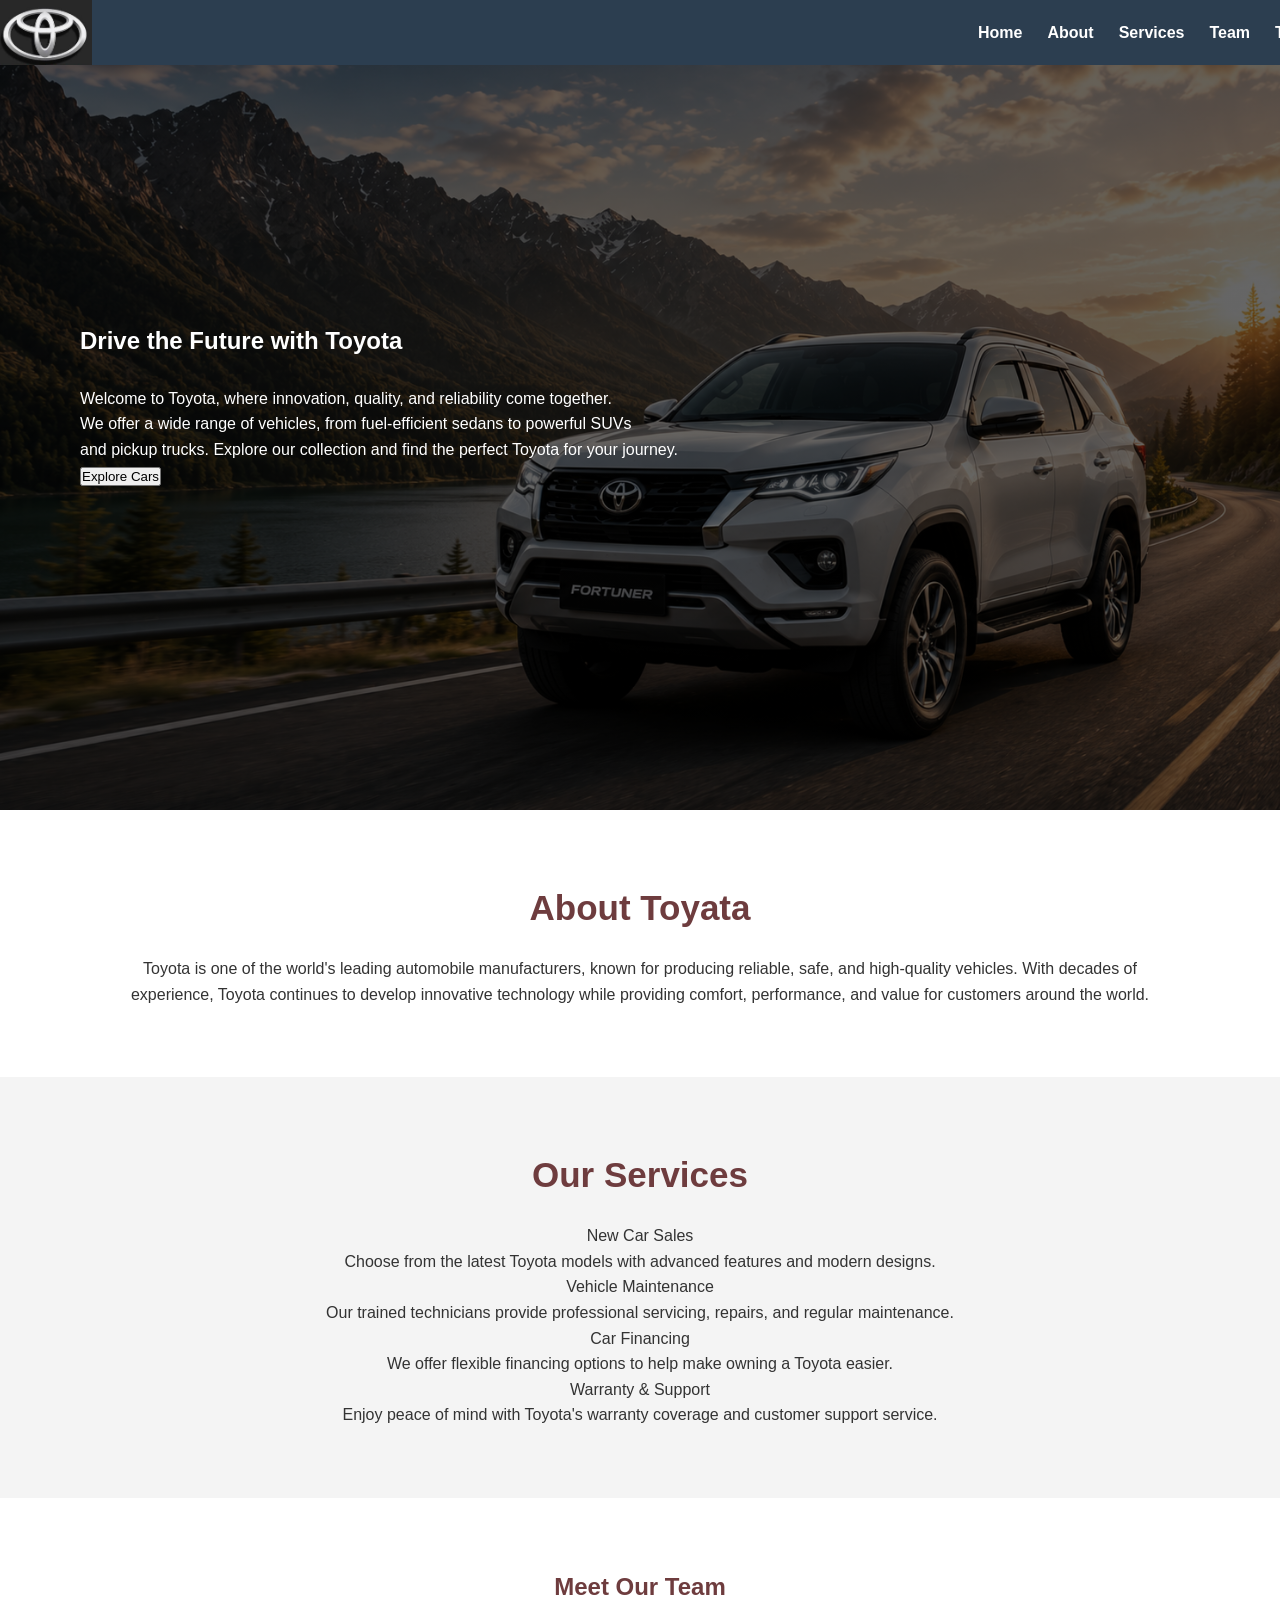
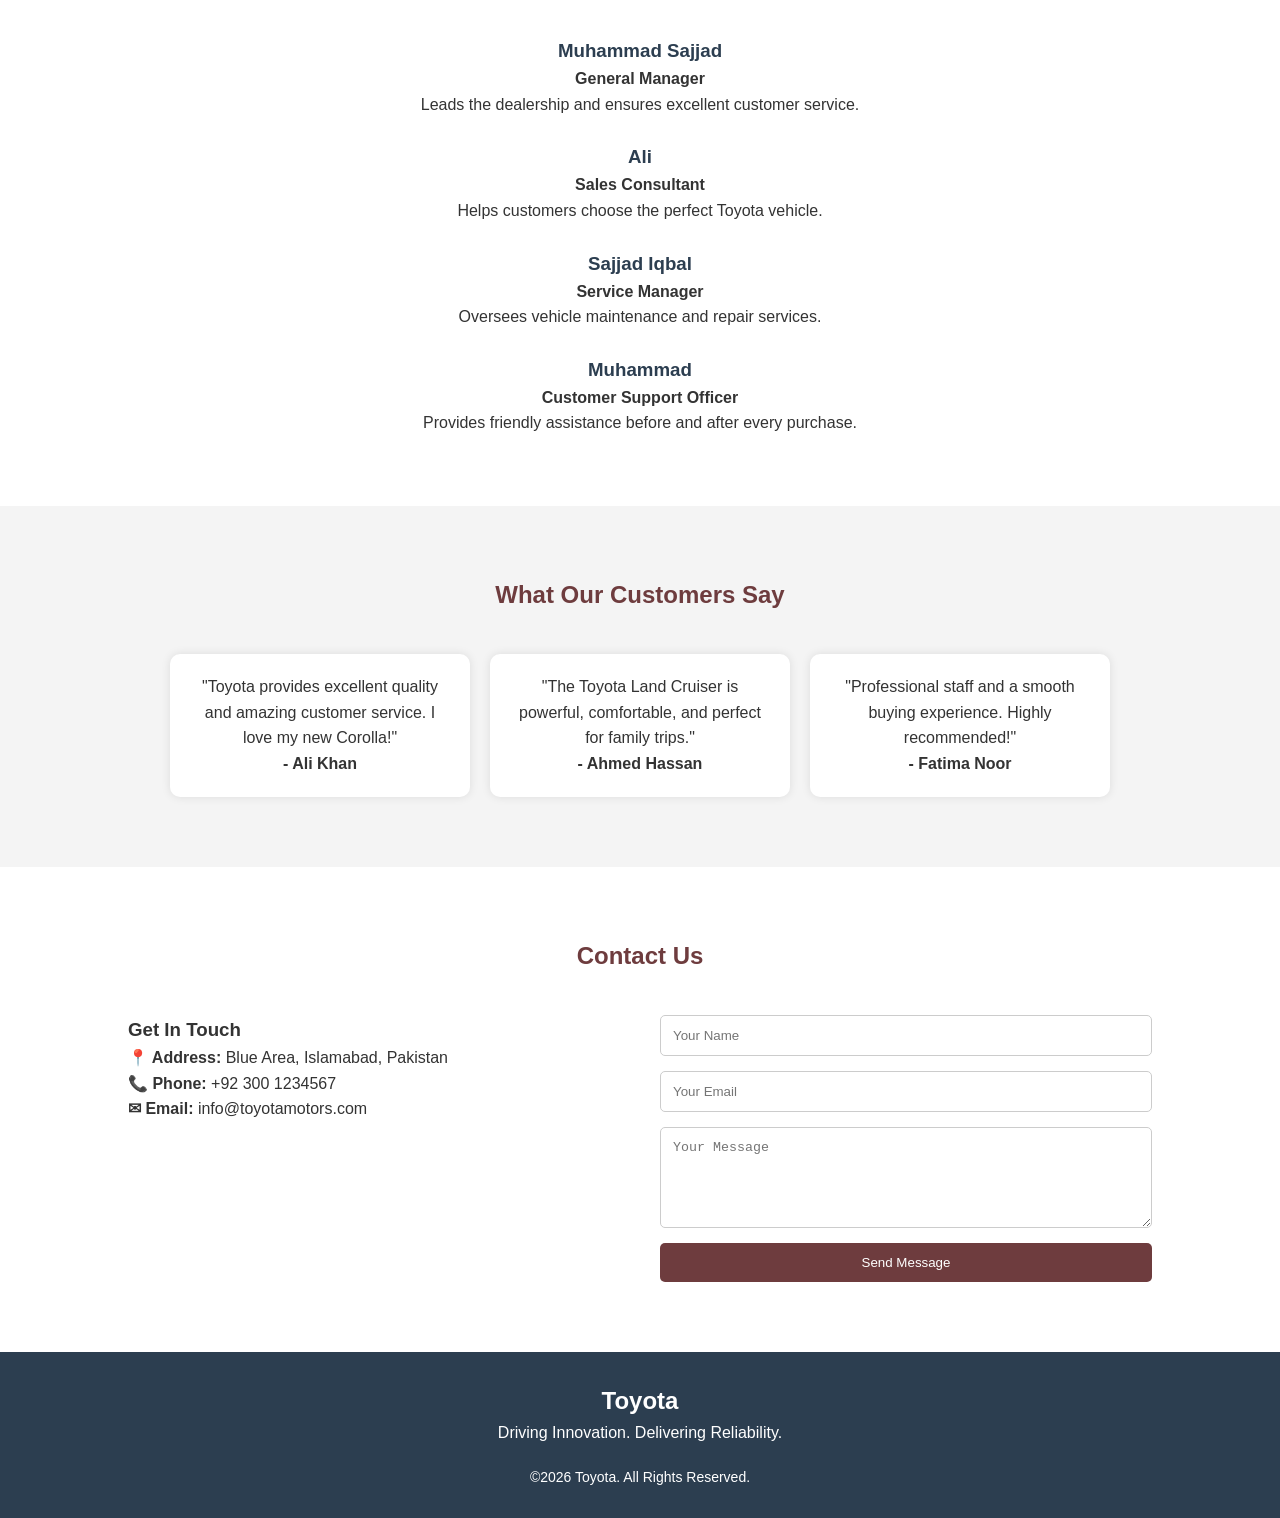
<file: index.html>
<!DOCTYPE html>
<html lang="en">
<head>
    <meta charset="UTF-8">
    <meta name="viewport" content="width=device-width, initial-scale=1.0">
    <title>Document</title>
     <link rel="stylesheet" href="style.css">
</head>
<body>
    <!---header-->
    <header>
    <nav class="navbar">

        <img src="logo.jpeg" alt="Logo" id="logo">

        <ul class="nav-links">
            <li><a href="#home">Home</a></li>
            <li><a href="#about">About</a></li>
            <li><a href="#services">Services</a></li>
            <li><a href="#team">Team</a></li>
            <li><a href="#testimonials">Testimonials</a></li>
            <li><a href="#contact">Contact</a></li>
            <li><a href="pages/explore.html">Explore Cars</a></li>
        </ul>
    </nav>
</header> 
    <!---main-->
    <main>
        <!--hero section-->
        <section id="home" class="hero">
            <div class="hero-contact">
                <h1>Drive the Future with Toyota</h1><br>
                <p>
                   Welcome to Toyota, where innovation, quality, and reliability come together.<br> We offer a wide range of vehicles, from fuel-efficient sedans to powerful SUVs<br> and pickup trucks. Explore our collection and find the perfect Toyota for your journey.
                </p>
                <a href="pages/explore.html">
                   <button>Explore Cars</button>
                </a>
            </div>
        </section>
        <section id="about">
        <h2>About Toyata</h2>
        <p>
            Toyota is one of the world's leading automobile manufacturers, known for producing reliable, safe, and high-quality vehicles. With decades of experience, Toyota continues to develop innovative technology while providing comfort, performance, and value for customers around the world.
        </p>
        </section>
        <section id="services">
         <h2>Our Services</h2>
         <p>
            New Car Sales<br>

            Choose from the latest Toyota models with advanced features and modern designs.<br>

           Vehicle Maintenance<br>

           Our trained technicians provide professional servicing, repairs, and regular maintenance.<br>

            Car Financing<br>

           We offer flexible financing options to help make owning a Toyota easier.<br>

           Warranty & Support<br>

          Enjoy peace of mind with Toyota's warranty coverage and customer support service.<br>
         </p>
        </section>
        <section id="team">
            <h2> Meet Our Team</h2>
            <h3>Muhammad Sajjad</h3>
            <h4>General Manager</h4>
            <p>Leads the dealership and ensures excellent customer service.</p>
            <h3>Ali</h3>
            <h4>Sales Consultant</h4>
            <p>Helps customers choose the perfect Toyota vehicle.</p>
            <h3>Sajjad Iqbal</h3>
            <h4>Service Manager</h4>
            <p>Oversees vehicle maintenance and repair services.</p>
            <h3>Muhammad</h3>
            <h4>Customer Support Officer</h4> 
            <p>Provides friendly assistance before and after every purchase.</p>
        </section>
       <!-- Testimonials Section -->

<section id="testimonials" class="testimonials">

    <h2>What Our Customers Say</h2>

    <div class="testimonial-container">

        <div class="testimonial-box">
            <p>"Toyota provides excellent quality and amazing customer service. I love my new Corolla!"</p>
            <h4>- Ali Khan</h4>
        </div>

        <div class="testimonial-box">
            <p>"The Toyota Land Cruiser is powerful, comfortable, and perfect for family trips."</p>
            <h4>- Ahmed Hassan</h4>
        </div>

        <div class="testimonial-box">
            <p>"Professional staff and a smooth buying experience. Highly recommended!"</p>
            <h4>- Fatima Noor</h4>
        </div>

    </div>

</section>


<!-- Contact Section -->

<section id="contact" class="contact">

    <h2>Contact Us</h2>

    <div class="contact-container">

        <div class="contact-info">

            <h3>Get In Touch</h3>

            <p><strong> &#128205; Address:</strong> Blue Area, Islamabad, Pakistan</p>

            <p><strong>&#128222; Phone:</strong> +92 300 1234567</p>

            <p><strong>&#9993; Email:</strong> info@toyotamotors.com</p>

        </div>


        <form class="contact-form">

            <input type="text" placeholder="Your Name">

            <input type="email" placeholder="Your Email">

            <textarea rows="5" placeholder="Your Message"></textarea>

            <button type="submit">Send Message</button>

        </form>

    </div>

</section>
    </main>


<!-- Footer -->

<footer>

    <div class="footer-content">

        <h2>Toyota</h2>

        <p>Driving Innovation. Delivering Reliability.</p>

        <p class="copyright">
            &copy;2026 Toyota. All Rights Reserved.
        </p>

    </div>

</footer>
    
</body>
</html>
</file>
<file: style.css>
/* universal selecter */
*{
    margin:0;
    padding:0;
    box-sizing:border-box;
}
/* body */
body{
    font-family:Arial, Helvetica, sans-serif;
    background:#f4f4f4;
    color:#333;
    line-height:1.6;
}

/* Navbar*/

.navbar{
    display:flex;
    justify-content:space-between;
    align-items:center;
    background:#2c3e50;
    padding:0px 0px;
    width: 1580px;
    position: fixed;
}

#logo{
    height:65px;
}

.nav-links{
    list-style:none;
    display:flex;
}

.nav-links li{
    margin-left:25px;
}

.nav-links a{
    color:white;
    text-decoration:none;
    font-weight:bold;
}

.nav-links a:hover{
    color:#ffd700;
}

/*
   Hero Section*/

.hero{
    background-image:
    linear-gradient(rgba(0,0,0,.6),rgba(0,0,0,.6)), 
    url("background img2.png");

    background-size:cover;
    background-position:center;
    background-repeat:no-repeat;

    height:90vh;

    display:flex;
    align-items:center;
    padding-left:80px;

    color:white;
}

.hero-content{
    max-width:650px;
}

.hero-content h1{
    font-size:55px;
    margin-bottom:20px;
}

.hero-content p{
    font-size:20px;
    margin-bottom:30px;
}

.hero-content button{
    padding:12px 28px;
    border:none;
    background:#6e3c3e;
    color:white;
    font-size:18px;
    border-radius:5px;
    cursor:pointer;
}

.hero-content button:hover{
    background:#6e3c3e;
}

/* About */

#about{
    padding:70px 10%;
    text-align:center;
    background:white;
}

#about h2{
    color:#6e3c3e;
    margin-bottom:20px;
    font-size:35px;
}

/* Services */

#services{
    padding:70px 10%;
    background:#f4f4f4;
    text-align:center;
}

#services h2{
    color:#6e3c3e;
    margin-bottom:20px;
    font-size:35px;
}

/*Team */

#team{
    padding:70px 10%;
    background:white;
    text-align:center;
}

#team h2{
    color:#6e3c3e;
    margin-bottom:30px;
}

#team h3{
    margin-top:25px;
    color:#2c3e50;
}

/* Testimonial */

.testimonials{
    padding:70px 10%;
    background:#f4f4f4;
    text-align:center;
}

.testimonials h2{
    color:#6e3c3e;
    margin-bottom:40px;
}

.testimonial-container{
    display:flex;
    justify-content:center;
    gap:20px;
    flex-wrap:wrap;
}

.testimonial-box{
    width:300px;
    background:white;
    padding:20px;
    border-radius:10px;
    box-shadow:0 0 10px rgba(0,0,0,.1);
}

/*  Contact */

.contact{
    padding:70px 10%;
    background:white;
}

.contact h2{
    text-align:center;
    color:#6e3c3e;
    margin-bottom:40px;
}

.contact-container{
    display:flex;
    justify-content:space-between;
    gap:40px;
    flex-wrap:wrap;
}

.contact-info{
    flex:1;
}

.contact-form{
    flex:1;
    display:flex;
    flex-direction:column;
}

.contact-form input,
.contact-form textarea{
    padding:12px;
    margin-bottom:15px;
    border:1px solid #ccc;
    border-radius:5px;
}

.contact-form button{
    background:#6e3c3e;
    color:white;
    border:none;
    padding:12px;
    border-radius:5px;
    cursor:pointer;
}

.contact-form button:hover{
    background:#6e3c3e;
}

/*  Footer */

footer{
    background:#2c3e50;
    color:white;
    text-align:center;
    padding:30px;
}
.copyright{
    margin-top:20px;
    font-size:14px;
}

/* Responsive */

@media(max-width:768px){

.navbar{
    flex-direction:column;
}

.nav-links{
    flex-direction:column;
    text-align:center;
    margin-top:15px;
}

.nav-links li{
    margin:10px 0;
}

.hero{
    justify-content:center;
    text-align:center;
    padding:30px;
}

.hero-content h1{
    font-size:38px;
}

.hero-content p{
    font-size:18px;
}

.contact-container{
    flex-direction:column;
}

.testimonial-container{
    flex-direction:column;
    align-items:center;
}
}
</file>
